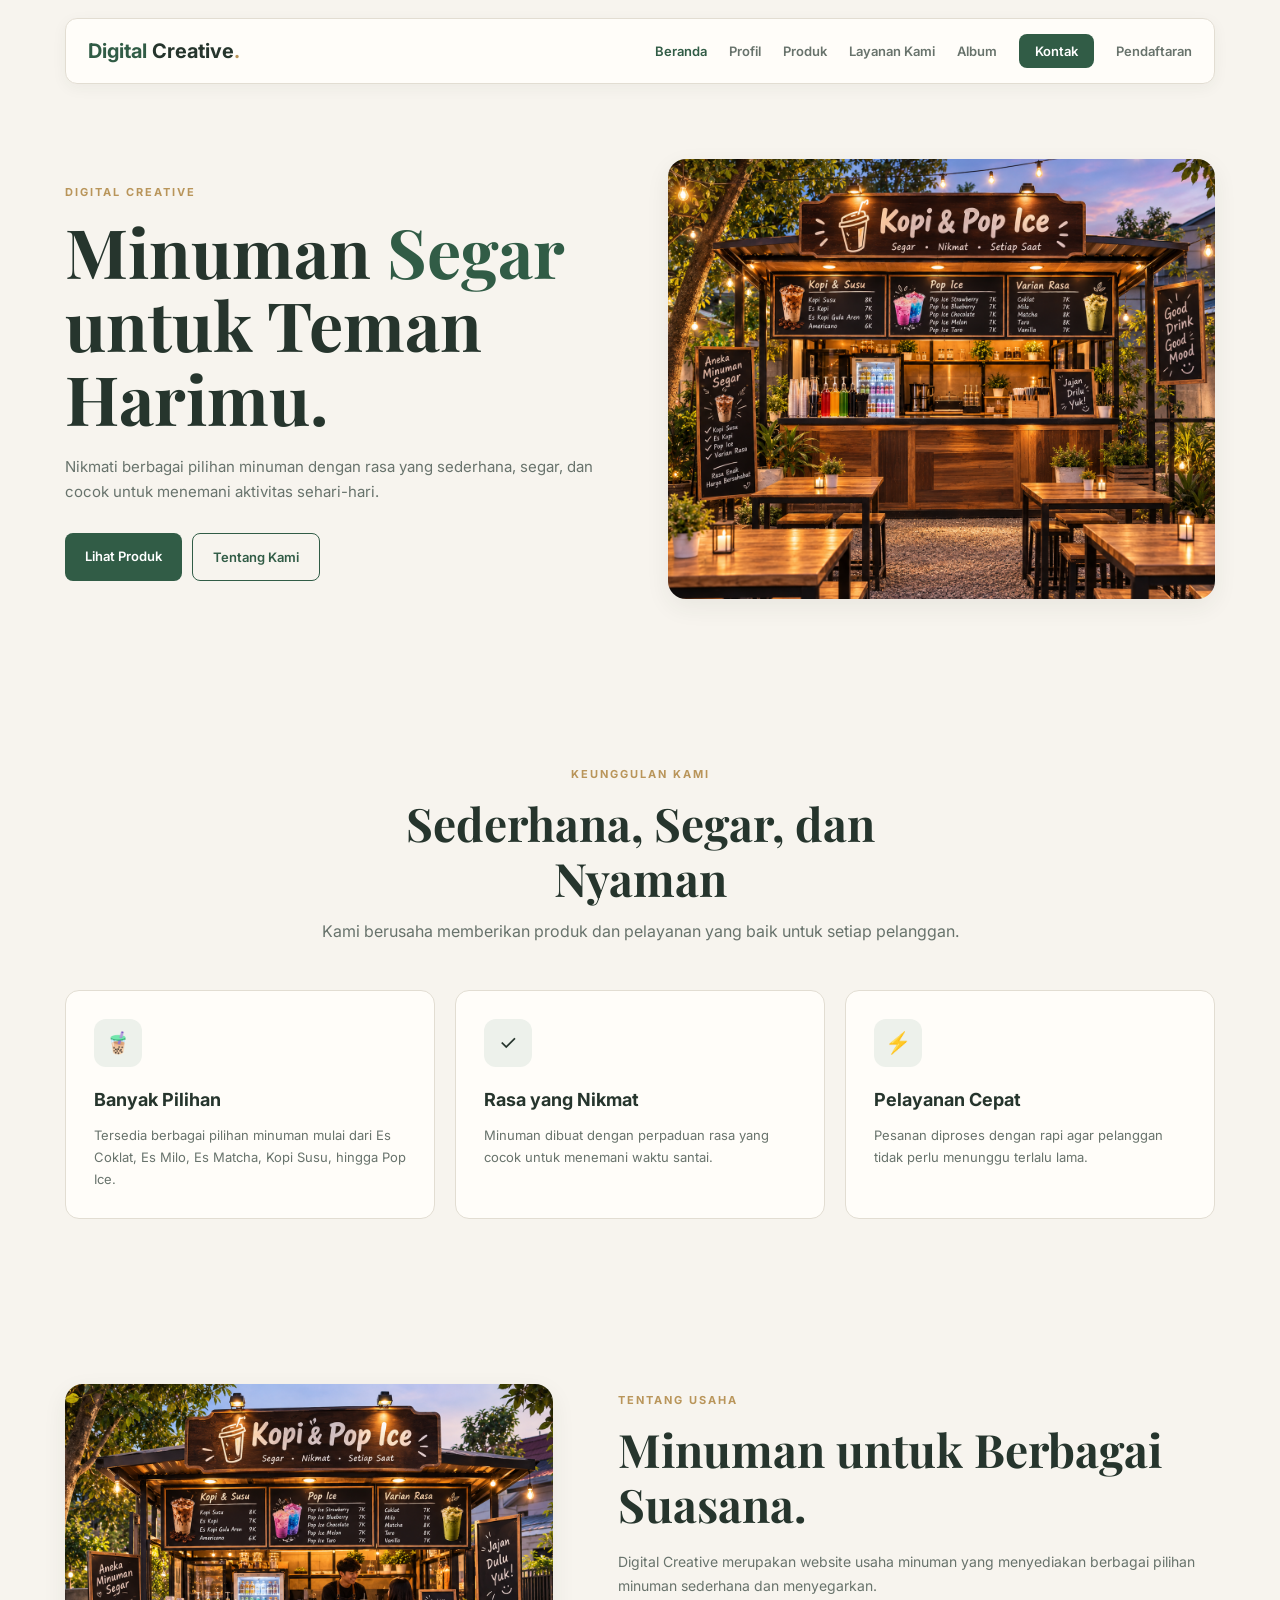
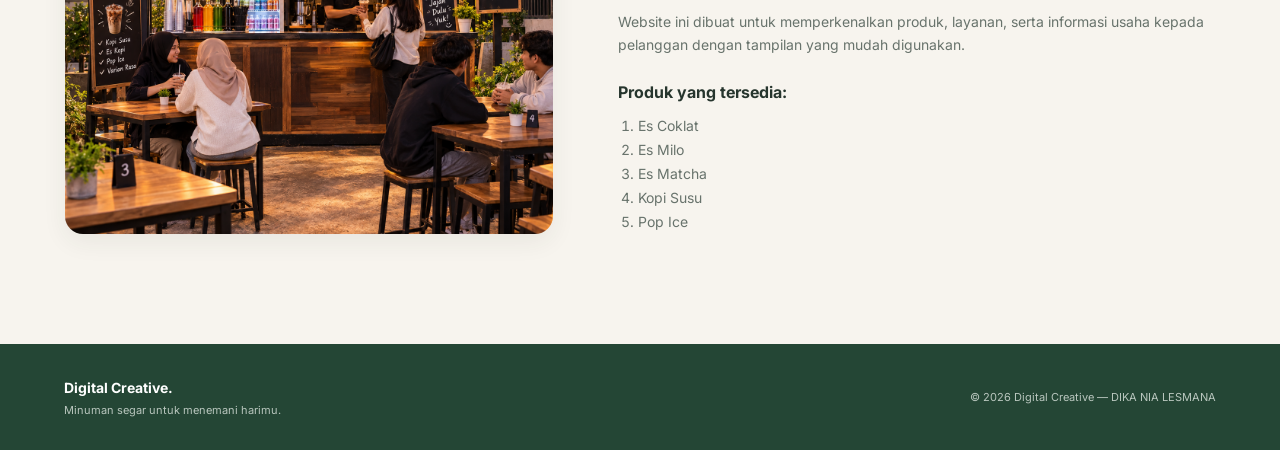
<file: index.html>
<!DOCTYPE html>
<html lang="id">

<head>
    <meta charset="UTF-8">
    <meta name="viewport" content="width=device-width, initial-scale=1.0">

    <title>Digital Creative | Beranda</title>

    <link rel="stylesheet" href="style.css">
</head>

<body>

    <!-- NAVBAR -->
    <header class="navbar">

        <div class="logo">
            <span>Digital</span> Creative<b>.</b>
        </div>

        <nav>
            <ul class="menu">

                <li>
                    <a href="index.html" class="active">Beranda</a>
                </li>

                <li>
                    <a href="profil.html">Profil</a>
                </li>

                <li>
                    <a href="produk.html">Produk</a>
                </li>

                <li>
                    <a href="layanankami.html" class="layanankami">Layanan Kami</a>
                </li>

                <li>
                    <a href="album.html">Album</a>
                </li>

                <li>
                    <a href="kontak.html" class="contact">Kontak</a>
                </li>

                <li>
                    <a href="pendaftaran.html">Pendaftaran</a>
                </li>

            </ul>
        </nav>

    </header>


    <!-- HERO -->
    <section class="hero">

        <div>

            <span class="eyebrow">
                DIGITAL CREATIVE
            </span>

            <h1>
                Minuman
                <span>Segar</span>
                untuk Teman Harimu.
            </h1>

            <p>
                Nikmati berbagai pilihan minuman dengan rasa
                yang sederhana, segar, dan cocok untuk menemani
                aktivitas sehari-hari.
            </p>

            <div class="buttons">

                <a href="produk.html" class="btn">
                    Lihat Produk
                </a>

                <a href="profil.html" class="btn btn-outline">
                    Tentang Kami
                </a>

            </div>

        </div>


        <div class="hero-image">

            <img
                src="tampilan1.png"
                alt="Digital Creative"
            >

        </div>

    </section>


    <!-- LAYANAN -->
    <section class="section">

        <div class="section-header">

            <span class="eyebrow">
                KEUNGGULAN KAMI
            </span>

            <h2>
                Sederhana, Segar, dan Nyaman
            </h2>

            <p>
                Kami berusaha memberikan produk dan pelayanan
                yang baik untuk setiap pelanggan.
            </p>

        </div>


        <div class="cards">

            <div class="card">

                <div class="icon">
                    🧋
                </div>

                <h3>
                    Banyak Pilihan
                </h3>

                <p>
                    Tersedia berbagai pilihan minuman mulai dari
                    Es Coklat, Es Milo, Es Matcha, Kopi Susu,
                    hingga Pop Ice.
                </p>

            </div>


            <div class="card">

                <div class="icon">
                    ✓
                </div>

                <h3>
                    Rasa yang Nikmat
                </h3>

                <p>
                    Minuman dibuat dengan perpaduan rasa yang
                    cocok untuk menemani waktu santai.
                </p>

            </div>


            <div class="card">

                <div class="icon">
                    ⚡
                </div>

                <h3>
                    Pelayanan Cepat
                </h3>

                <p>
                    Pesanan diproses dengan rapi agar pelanggan
                    tidak perlu menunggu terlalu lama.
                </p>

            </div>

        </div>

    </section>


    <!-- ABOUT -->
    <section class="about">

        <div class="about-image">

            <img
                src="tampilan2.png"
                alt="Usaha Digital Creative"
            >

        </div>


        <div class="about-text">

            <span class="eyebrow">
                TENTANG USAHA
            </span>

            <h2>
                Minuman untuk
                Berbagai Suasana.
            </h2>

            <p>
                Digital Creative merupakan website usaha minuman
                yang menyediakan berbagai pilihan minuman sederhana
                dan menyegarkan.
            </p>

            <p>
                Website ini dibuat untuk memperkenalkan produk,
                layanan, serta informasi usaha kepada pelanggan
                dengan tampilan yang mudah digunakan.
            </p>

            <strong>
                Produk yang tersedia:
            </strong>

            <ol>
                <li>Es Coklat</li>
                <li>Es Milo</li>
                <li>Es Matcha</li>
                <li>Kopi Susu</li>
                <li>Pop Ice</li>
            </ol>

        </div>

    </section>


    <!-- FOOTER -->
    <footer>

        <div>
            <strong>Digital Creative.</strong>

            <p>
                Minuman segar untuk menemani harimu.
            </p>
        </div>

        <p>
            © 2026 Digital Creative — DIKA NIA LESMANA
        </p>

    </footer>

</body>
</html>
</file>
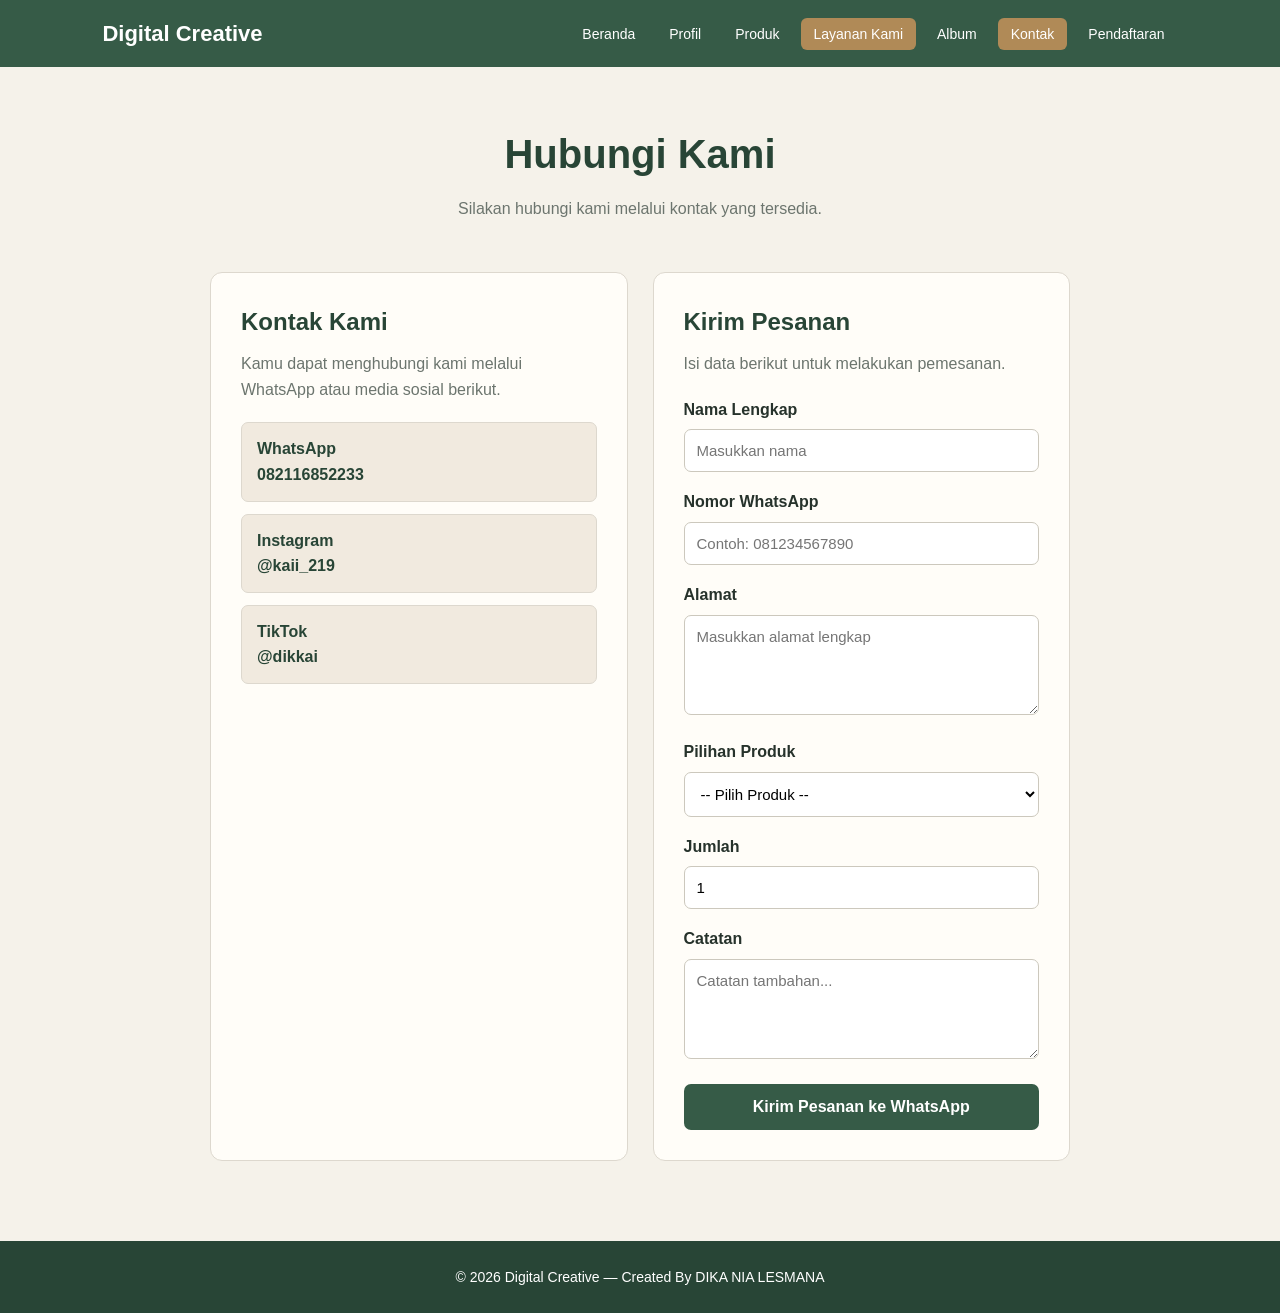
<file: kontak.html>
<!DOCTYPE html>
<html lang="id">

<head>
    <meta charset="UTF-8">
    <meta name="viewport" content="width=device-width, initial-scale=1.0">

    <title>Kontak | Digital Creative</title>

    <style>
        * {
            margin: 0;
            padding: 0;
            box-sizing: border-box;
        }

        body {
            font-family: Arial, "Segoe UI", sans-serif;
            background: #f5f2ea;
            color: #26322b;
            line-height: 1.6;
        }

        /* NAVBAR */
        .navbar {
            background: #365b47;
            padding: 16px 8%;
            display: flex;
            justify-content: space-between;
            align-items: center;
            gap: 20px;
        }

        .logo {
            color: white;
            text-decoration: none;
            font-size: 22px;
            font-weight: bold;
        }

        .nav-links {
            display: flex;
            flex-wrap: wrap;
            gap: 8px;
            list-style: none;
        }

        .nav-links a {
            color: white;
            text-decoration: none;
            padding: 8px 13px;
            border-radius: 6px;
            font-size: 14px;
        }

        .nav-links a:hover,
        .nav-links a.active {
            background: #b08a57;
        }

        /* HEADER */
        .header {
            text-align: center;
            padding: 55px 20px 30px;
        }

        .header h1 {
            color: #284536;
            font-size: 40px;
            margin-bottom: 10px;
        }

        .header p {
            color: #6c756e;
        }

        /* KONTAK */
        .kontak {
            max-width: 900px;
            margin: auto;
            padding: 20px;
        }

        .kontak-container {
            display: grid;
            grid-template-columns: 1fr 1fr;
            gap: 25px;
        }

        .card {
            background: #fffdf8;
            border: 1px solid #ddd8ce;
            border-radius: 12px;
            padding: 30px;
        }

        .card h2 {
            color: #284536;
            margin-bottom: 10px;
        }

        .card p {
            color: #6c756e;
            margin-bottom: 20px;
        }

        /* SOSIAL MEDIA */
        .sosial {
            display: flex;
            flex-direction: column;
            gap: 12px;
        }

        .sosial a {
            display: block;
            padding: 13px 15px;

            background: #f1eadf;
            color: #284536;

            text-decoration: none;
            font-weight: bold;

            border-radius: 7px;
            border: 1px solid #ddd8ce;
        }

        .sosial a:hover {
            background: #365b47;
            color: white;
        }

        /* FORM */
        .form-group {
            margin-bottom: 17px;
        }

        .form-group label {
            display: block;
            font-weight: bold;
            margin-bottom: 7px;
        }

        .form-group input,
        .form-group textarea,
        .form-group select {
            width: 100%;
            padding: 12px;

            border: 1px solid #ccc8bd;
            border-radius: 7px;

            background: white;
            font-family: Arial, sans-serif;
            font-size: 15px;
        }

        .form-group textarea {
            height: 100px;
            resize: vertical;
        }

        .btn-kirim {
            width: 100%;
            padding: 14px;

            border: none;
            border-radius: 7px;

            background: #365b47;
            color: white;

            font-size: 16px;
            font-weight: bold;

            cursor: pointer;
        }

        .btn-kirim:hover {
            background: #284536;
        }

        /* FOOTER */
        footer {
            background: #284536;
            color: white;
            text-align: center;
            padding: 25px 15px;
            margin-top: 60px;
        }

        footer p {
            font-size: 14px;
        }

        /* RESPONSIVE */
        @media (max-width: 700px) {
            .navbar {
                flex-direction: column;
                align-items: flex-start;
            }

            .nav-links {
                width: 100%;
            }

            .kontak-container {
                grid-template-columns: 1fr;
            }

            .header h1 {
                font-size: 32px;
            }

            .card {
                padding: 22px;
            }
        }
    </style>
</head>


<body>

    <!-- NAVBAR -->
    <nav class="navbar">

        <a href="index.html" class="logo">
            Digital Creative
        </a>

        <ul class="nav-links">

            <li>
                <a href="index.html">Beranda</a>
            </li>

            <li>
                <a href="profil.html">Profil</a>
            </li>

            <li>
                <a href="produk.html">Produk</a>
            </li>

            <li>
                <a href="layanankami.html" class="active">
                    Layanan Kami
                </a>
            </li>

            <li>
                <a href="album.html">Album</a>
            </li>

            <li>
                <a href="kontak.html" class="active">Kontak</a>
            </li>

            <li>
                <a href="pendaftaran.html">Pendaftaran</a>
            </li>

        </ul>

    </nav>


    <!-- HEADER -->
    <header class="header">

        <h1>
            Hubungi Kami
        </h1>

        <p>
            Silakan hubungi kami melalui kontak yang tersedia.
        </p>

    </header>


    <!-- KONTEN KONTAK -->
    <main class="kontak">

        <div class="kontak-container">


            <!-- INFORMASI KONTAK -->
            <div class="card">

                <h2>
                    Kontak Kami
                </h2>

                <p>
                    Kamu dapat menghubungi kami melalui
                    WhatsApp atau media sosial berikut.
                </p>


                <div class="sosial">

                    <!-- WHATSAPP -->
                    <a
                        href="https://wa.me/6282116852233"
                        target="_blank"
                    >
                        WhatsApp
                        <br>
                        082116852233
                    </a>


                    <!-- INSTAGRAM -->
                    <a
                        href="https://www.instagram.com/kaii_219/"
                        target="_blank"
                    >
                        Instagram
                        <br>
                        @kaii_219
                    </a>


                    <!-- TIKTOK -->
                    <a
                        href="https://www.tiktok.com/@dikkai"
                        target="_blank"
                    >
                        TikTok
                        <br>
                        @dikkai
                    </a>

                </div>

            </div>


            <!-- FORM PESAN -->
            <div class="card">

                <h2>
                    Kirim Pesanan
                </h2>

                <p>
                    Isi data berikut untuk melakukan pemesanan.
                </p>


                <form id="formPesanan">


                    <!-- NAMA -->
                    <div class="form-group">

                        <label for="nama">
                            Nama Lengkap
                        </label>

                        <input
                            type="text"
                            id="nama"
                            placeholder="Masukkan nama"
                            required
                        >

                    </div>


                    <!-- NOMOR -->
                    <div class="form-group">

                        <label for="nomor">
                            Nomor WhatsApp
                        </label>

                        <input
                            type="tel"
                            id="nomor"
                            placeholder="Contoh: 081234567890"
                            required
                        >

                    </div>


                    <!-- ALAMAT -->
                    <div class="form-group">

                        <label for="alamat">
                            Alamat
                        </label>

                        <textarea
                            id="alamat"
                            placeholder="Masukkan alamat lengkap"
                            required
                        ></textarea>

                    </div>


                    <!-- PRODUK -->
                    <div class="form-group">

                        <label for="produk">
                            Pilihan Produk
                        </label>

                        <select id="produk" required>

                            <option value="">
                                -- Pilih Produk --
                            </option>

                            <option value="Es Coklat">
                                Es Coklat - Rp8.000
                            </option>

                            <option value="Es Milo">
                                Es Milo - Rp8.000
                            </option>

                            <option value="Es Matcha">
                                Es Matcha - Rp10.000
                            </option>

                            <option value="Kopi Susu">
                                Kopi Susu - Rp10.000
                            </option>

                            <option value="Pop Ice">
                                Pop Ice - Rp7.000
                            </option>

                        </select>

                    </div>


                    <!-- JUMLAH -->
                    <div class="form-group">

                        <label for="jumlah">
                            Jumlah
                        </label>

                        <input
                            type="number"
                            id="jumlah"
                            min="1"
                            value="1"
                            required
                        >

                    </div>


                    <!-- CATATAN -->
                    <div class="form-group">

                        <label for="catatan">
                            Catatan
                        </label>

                        <textarea
                            id="catatan"
                            placeholder="Catatan tambahan..."
                        ></textarea>

                    </div>


                    <!-- TOMBOL -->
                    <button
                        type="submit"
                        class="btn-kirim"
                    >
                        Kirim Pesanan ke WhatsApp
                    </button>

                </form>

            </div>

        </div>

    </main>


    <!-- FOOTER -->
    <footer>

        <p>
            © 2026 Digital Creative — Created By DIKA NIA LESMANA
        </p>

    </footer>


    <!-- JAVASCRIPT -->
    <script>

        /* PRODUK DARI LINK */

        const urlParams =
            new URLSearchParams(window.location.search);

        const produkDariURL =
            urlParams.get("produk");


        if (produkDariURL) {

            const pilihanProduk =
                document.getElementById("produk");

            for (
                let i = 0;
                i < pilihanProduk.options.length;
                i++
            ) {

                if (
                    pilihanProduk.options[i].value === produkDariURL
                ) {

                    pilihanProduk.selectedIndex = i;

                    break;
                }
            }
        }


        /* FORM PESANAN */

        document
            .getElementById("formPesanan")
            .addEventListener("submit", function(event) {

                event.preventDefault();


                const nama =
                    document.getElementById("nama").value;

                const nomor =
                    document.getElementById("nomor").value;

                const alamat =
                    document.getElementById("alamat").value;

                const produk =
                    document.getElementById("produk").value;

                const jumlah =
                    document.getElementById("jumlah").value;

                const catatan =
                    document.getElementById("catatan").value;


                /* NOMOR WA TUJUAN */

                const nomorTujuan =
                    "6282116852233";


                /* PESAN */

                const pesan =
                    "Halo, saya ingin melakukan pemesanan." +
                    "\n\n" +
                    "Nama: " + nama +
                    "\n" +
                    "Nomor WhatsApp: " + nomor +
                    "\n" +
                    "Alamat: " + alamat +
                    "\n" +
                    "Produk: " + produk +
                    "\n" +
                    "Jumlah: " + jumlah +
                    "\n" +
                    "Catatan: " + catatan;


                /* LINK WHATSAPP */

                const linkWhatsApp =
                    "https://wa.me/" +
                    nomorTujuan +
                    "?text=" +
                    encodeURIComponent(pesan);


                /* BUKA WHATSAPP */

                window.location.href =
                    linkWhatsApp;

            });

    </script>

</body>

</html>
</file>
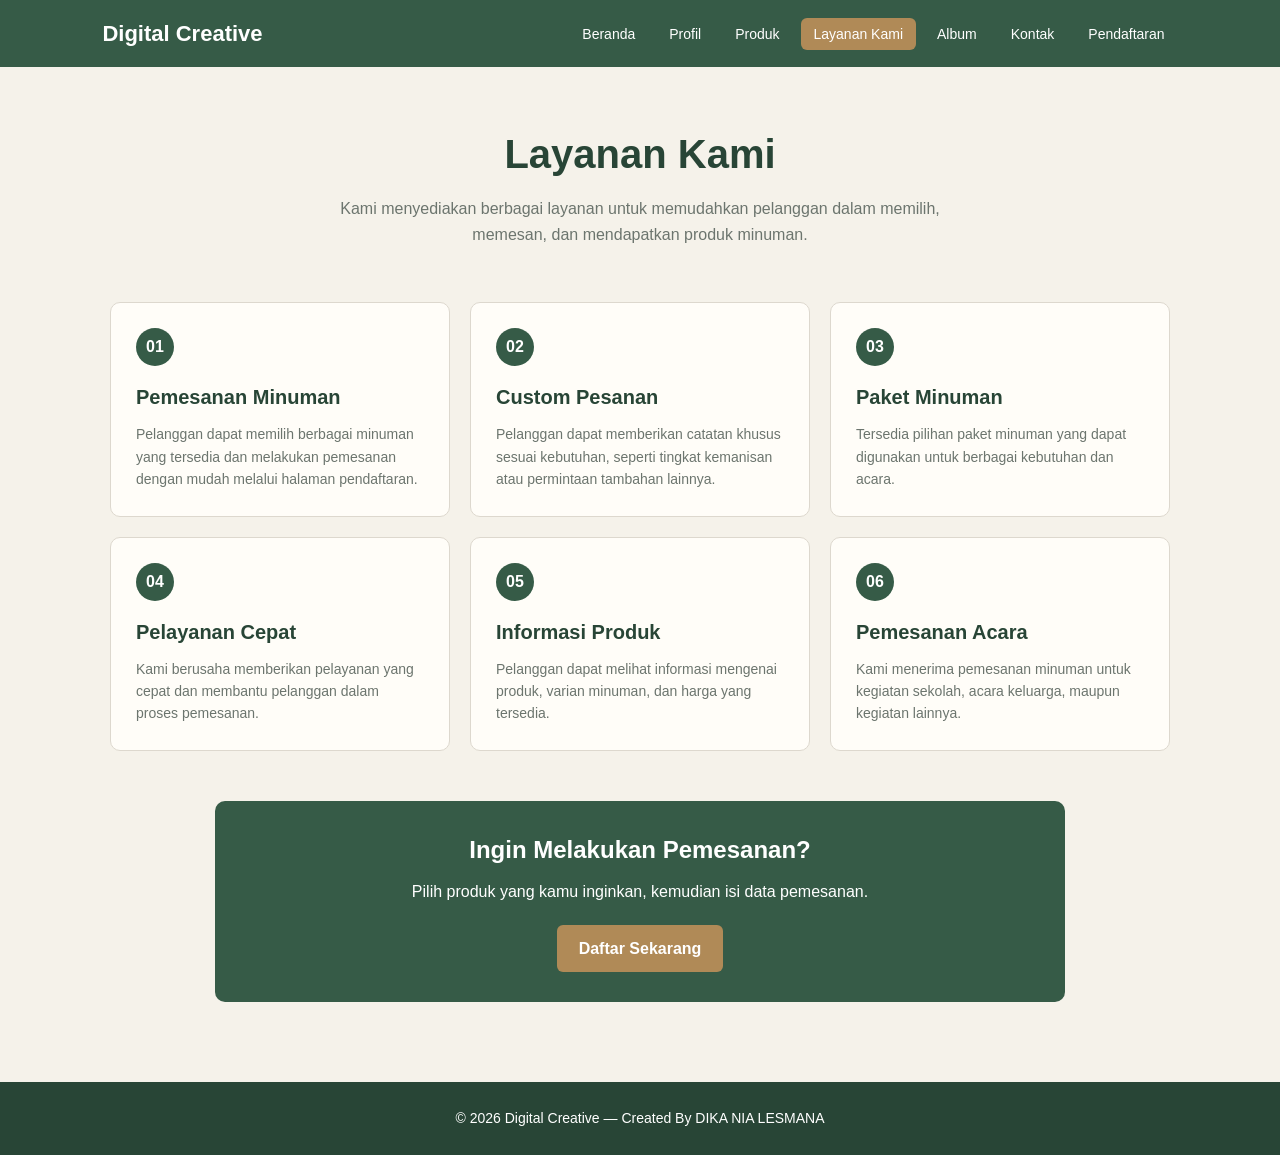
<file: layanan.html>
<!DOCTYPE html>
<html lang="id">

<head>
    <meta charset="UTF-8">
    <meta name="viewport" content="width=device-width, initial-scale=1.0">

    <title>Layanan Kami | Digital Creative</title>

    <style>
        * {
            margin: 0;
            padding: 0;
            box-sizing: border-box;
        }

        body {
            font-family: Arial, "Segoe UI", sans-serif;
            background: #f5f2ea;
            color: #26322b;
            line-height: 1.6;
        }

        /* NAVBAR */
        .navbar {
            background: #365b47;
            padding: 16px 8%;

            display: flex;
            justify-content: space-between;
            align-items: center;

            gap: 20px;
        }

        .logo {
            color: white;
            text-decoration: none;
            font-size: 22px;
            font-weight: bold;
        }

        .nav-links {
            display: flex;
            flex-wrap: wrap;
            gap: 8px;
            list-style: none;
        }

        .nav-links a {
            color: white;
            text-decoration: none;

            padding: 8px 13px;

            border-radius: 6px;

            font-size: 14px;
        }

        .nav-links a:hover,
        .nav-links a.active {
            background: #b08a57;
        }

        /* HEADER */
        .header {
            text-align: center;
            padding: 55px 20px 35px;
        }

        .header h1 {
            color: #284536;
            font-size: 40px;
            margin-bottom: 10px;
        }

        .header p {
            color: #6c756e;
            max-width: 650px;
            margin: auto;
        }

        /* LAYANAN */
        .layanan {
            max-width: 1100px;
            margin: auto;
            padding: 20px;
        }

        .layanan-grid {
            display: grid;

            grid-template-columns:
                repeat(3, 1fr);

            gap: 20px;
        }

        .layanan-card {
            background: #fffdf8;

            border: 1px solid #ddd8ce;

            border-radius: 10px;

            padding: 25px;

            transition: 0.2s;
        }

        .layanan-card:hover {
            transform: translateY(-4px);

            border-color: #b08a57;
        }

        .nomor {
            display: inline-block;

            width: 38px;
            height: 38px;

            line-height: 38px;

            text-align: center;

            background: #365b47;

            color: white;

            border-radius: 50%;

            font-weight: bold;

            margin-bottom: 15px;
        }

        .layanan-card h2 {
            color: #284536;

            font-size: 20px;

            margin-bottom: 10px;
        }

        .layanan-card p {
            color: #6c756e;

            font-size: 14px;
        }

        /* AJAKAN */
        .pesan {
            max-width: 850px;

            margin: 50px auto 0;

            padding: 30px;

            background: #365b47;

            color: white;

            text-align: center;

            border-radius: 10px;
        }

        .pesan h2 {
            margin-bottom: 10px;
        }

        .pesan p {
            margin-bottom: 20px;
        }

        .btn {
            display: inline-block;

            padding: 11px 22px;

            background: #b08a57;

            color: white;

            text-decoration: none;

            border-radius: 6px;

            font-weight: bold;
        }

        .btn:hover {
            background: #987443;
        }

        /* FOOTER */
        footer {
            background: #284536;

            color: white;

            text-align: center;

            padding: 25px 15px;

            margin-top: 60px;
        }

        footer p {
            font-size: 14px;
        }

        /* RESPONSIVE */
        @media (max-width: 850px) {

            .layanan-grid {
                grid-template-columns:
                    repeat(2, 1fr);
            }

        }

        @media (max-width: 600px) {

            .navbar {
                flex-direction: column;
                align-items: flex-start;
            }

            .nav-links {
                width: 100%;
            }

            .header h1 {
                font-size: 32px;
            }

            .layanan-grid {
                grid-template-columns: 1fr;
            }

        }
    </style>
</head>


<body>

    <!-- NAVBAR -->

    <nav class="navbar">

        <a href="index.html" class="logo">
            Digital Creative
        </a>

        <ul class="nav-links">

            <li>
                <a href="index.html">
                    Beranda
                </a>
            </li>

            <li>
                <a href="profil.html">
                    Profil
                </a>
            </li>

            <li>
                <a href="produk.html">
                    Produk
                </a>
            </li>

            <li>
                <a href="layanankami.html" class="active">
                    Layanan Kami
                </a>
            </li>

            <li>
                <a href="album.html">
                    Album
                </a>
            </li>

            <li>
                <a href="kontak.html">
                    Kontak
                </a>
            </li>

            <li>
                <a href="pendaftaran.html">
                    Pendaftaran
                </a>
            </li>

        </ul>

    </nav>


    <!-- HEADER -->

    <header class="header">

        <h1>
            Layanan Kami
        </h1>

        <p>
            Kami menyediakan berbagai layanan untuk
            memudahkan pelanggan dalam memilih,
            memesan, dan mendapatkan produk minuman.
        </p>

    </header>


    <!-- DAFTAR LAYANAN -->

    <main class="layanan">

        <div class="layanan-grid">


            <!-- LAYANAN 1 -->

            <div class="layanan-card">

                <span class="nomor">
                    01
                </span>

                <h2>
                    Pemesanan Minuman
                </h2>

                <p>
                    Pelanggan dapat memilih berbagai
                    minuman yang tersedia dan melakukan
                    pemesanan dengan mudah melalui
                    halaman pendaftaran.
                </p>

            </div>


            <!-- LAYANAN 2 -->

            <div class="layanan-card">

                <span class="nomor">
                    02
                </span>

                <h2>
                    Custom Pesanan
                </h2>

                <p>
                    Pelanggan dapat memberikan catatan
                    khusus sesuai kebutuhan, seperti
                    tingkat kemanisan atau permintaan
                    tambahan lainnya.
                </p>

            </div>


            <!-- LAYANAN 3 -->

            <div class="layanan-card">

                <span class="nomor">
                    03
                </span>

                <h2>
                    Paket Minuman
                </h2>

                <p>
                    Tersedia pilihan paket minuman
                    yang dapat digunakan untuk berbagai
                    kebutuhan dan acara.
                </p>

            </div>


            <!-- LAYANAN 4 -->

            <div class="layanan-card">

                <span class="nomor">
                    04
                </span>

                <h2>
                    Pelayanan Cepat
                </h2>

                <p>
                    Kami berusaha memberikan pelayanan
                    yang cepat dan membantu pelanggan
                    dalam proses pemesanan.
                </p>

            </div>


            <!-- LAYANAN 5 -->

            <div class="layanan-card">

                <span class="nomor">
                    05
                </span>

                <h2>
                    Informasi Produk
                </h2>

                <p>
                    Pelanggan dapat melihat informasi
                    mengenai produk, varian minuman,
                    dan harga yang tersedia.
                </p>

            </div>


            <!-- LAYANAN 6 -->

            <div class="layanan-card">

                <span class="nomor">
                    06
                </span>

                <h2>
                    Pemesanan Acara
                </h2>

                <p>
                    Kami menerima pemesanan minuman
                    untuk kegiatan sekolah, acara keluarga,
                    maupun kegiatan lainnya.
                </p>

            </div>

        </div>


        <!-- AJAKAN -->

        <div class="pesan">

            <h2>
                Ingin Melakukan Pemesanan?
            </h2>

            <p>
                Pilih produk yang kamu inginkan,
                kemudian isi data pemesanan.
            </p>

            <a
                href="pendaftaran.html"
                class="btn"
            >
                Daftar Sekarang
            </a>

        </div>

    </main>


    <!-- FOOTER -->

    <footer>

        <p>
            © 2026 Digital Creative —
            Created By DIKA NIA LESMANA
        </p>

    </footer>

</body>

</html>
</file>
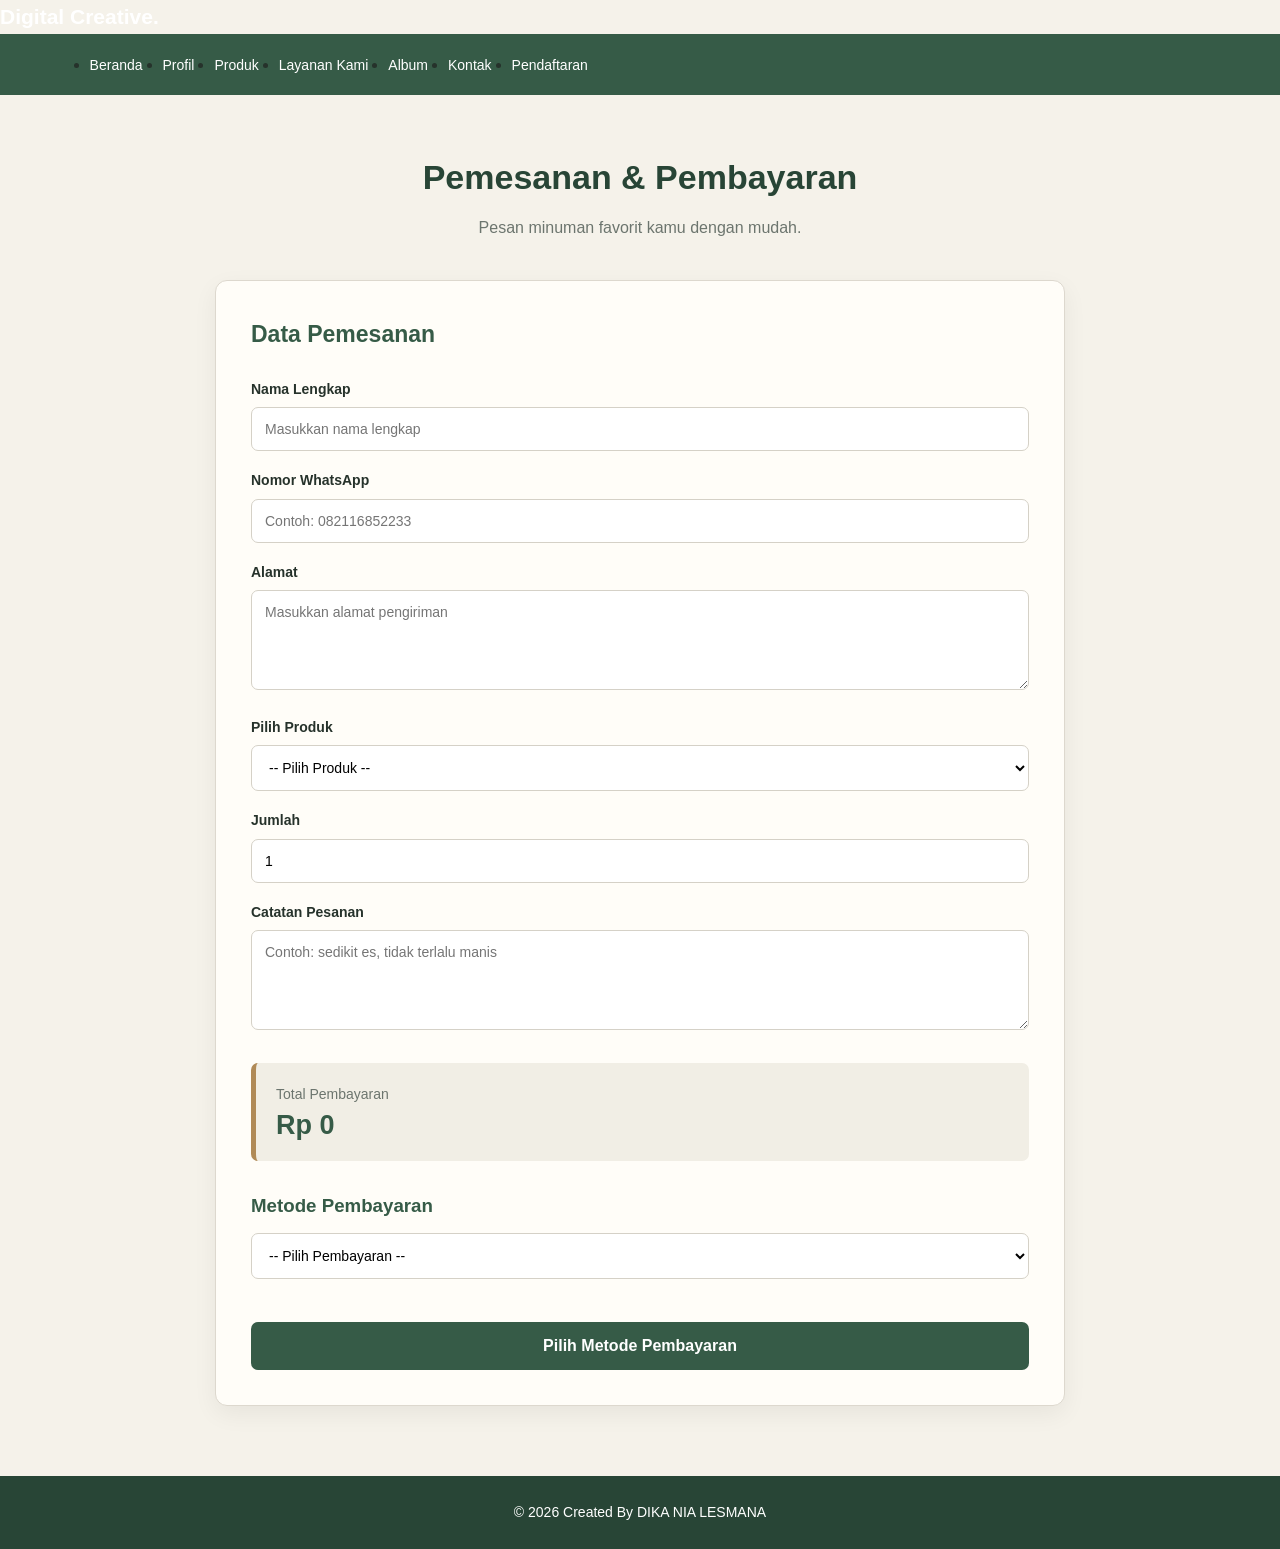
<file: pendaftaran.html>
<!DOCTYPE html>
<html lang="id">
<head>
    <meta charset="UTF-8">
    <meta name="viewport" content="width=device-width, initial-scale=1.0">

    <title>Pendaftaran & Pembayaran | Digital Creative</title>

    <style>
        * {
            box-sizing: border-box;
            margin: 0;
            padding: 0;
        }

        body {
            font-family: Arial, "Segoe UI", sans-serif;
            background: #f5f2ea;
            color: #26322b;
            line-height: 1.6;
        }

        /* NAVBAR */
        nav {
            background: #365b47;
            padding: 18px 7%;
            display: flex;
            align-items: center;
            justify-content: space-between;
            gap: 20px;
        }

        .logo {
            color: white;
            font-size: 21px;
            font-weight: bold;
            text-decoration: none;
        }

        .menu {
            display: flex;
            flex-wrap: wrap;
            gap: 20px;
        }

        .menu a {
            color: white;
            text-decoration: none;
            font-size: 14px;
        }

        .menu a:hover {
            color: #e5c58e;
        }

        /* HEADER */
        .header {
            text-align: center;
            padding: 55px 20px 30px;
        }

        .header h1 {
            font-size: 34px;
            color: #284536;
            margin-bottom: 10px;
        }

        .header p {
            color: #6c756e;
        }

        /* CHECKOUT */
        .checkout {
            width: 92%;
            max-width: 850px;
            margin: 10px auto 70px;
            background: #fffdf8;
            border: 1px solid #ddd8ce;
            border-radius: 12px;
            padding: 35px;
            box-shadow: 0 8px 25px rgba(0,0,0,0.06);
        }

        .checkout h2 {
            color: #365b47;
            margin-bottom: 25px;
            font-size: 23px;
        }

        .form-group {
            margin-bottom: 18px;
        }

        label {
            display: block;
            margin-bottom: 7px;
            font-weight: bold;
            font-size: 14px;
        }

        input,
        select,
        textarea {
            width: 100%;
            padding: 13px;
            border: 1px solid #d5d1c7;
            border-radius: 7px;
            background: white;
            font-family: inherit;
            font-size: 14px;
            outline: none;
        }

        input:focus,
        select:focus,
        textarea:focus {
            border-color: #365b47;
        }

        textarea {
            min-height: 100px;
            resize: vertical;
        }

        /* TOTAL */
        .total-box {
            margin-top: 25px;
            padding: 20px;
            background: #f1eee5;
            border-left: 5px solid #b08a57;
            border-radius: 7px;
        }

        .total-label {
            color: #6c756e;
            font-size: 14px;
        }

        #total {
            margin-top: 5px;
            font-size: 27px;
            font-weight: bold;
            color: #365b47;
            border: none;
            background: transparent;
            padding: 0;
        }

        /* PAYMENT */
        .payment-section {
            margin-top: 30px;
        }

        .payment-section h3 {
            color: #365b47;
            margin-bottom: 12px;
        }

        .payment-info {
            display: none;
            margin-top: 15px;
            padding: 18px;
            background: #f1eee5;
            border-radius: 8px;
            font-size: 14px;
        }

        .payment-info strong {
            color: #284536;
        }

        /* BUTTON */
        .btn {
            width: 100%;
            border: none;
            padding: 15px;
            margin-top: 25px;
            background: #365b47;
            color: white;
            font-size: 16px;
            font-weight: bold;
            border-radius: 7px;
            cursor: pointer;
        }

        .btn:hover {
            background: #284536;
        }

        .btn-dana {
            background: #365b47;
        }

        .btn-dana:hover {
            background: #284536;
        }

        .btn-cod {
            background: #b08a57;
        }

        /* FOOTER */
        footer {
            background: #284536;
            color: white;
            text-align: center;
            padding: 25px 15px;
            font-size: 14px;
        }

        /* RESPONSIVE */
        @media (max-width: 700px) {

            nav {
                flex-direction: column;
                align-items: flex-start;
            }

            .menu {
                gap: 12px;
            }

            .header h1 {
                font-size: 28px;
            }

            .checkout {
                padding: 22px;
            }
        }
    </style>
</head>

<body>

<!-- NAVBAR -->
    <header class="navbar">

    <div class="logo">
        <span>Digital</span> Creative<b>.</b>
    </div>

    <nav>
        <ul class="menu">

            <li>
                <a href="index.html">Beranda</a>
            </li>

            <li>
                <a href="profil.html">Profil</a>
            </li>

            <li>
                <a href="produk.html">Produk</a>
            </li>

            <li>
                <a href="layanan.html">Layanan Kami</a>
            </li>

            <li>
                <a href="album.html">Album</a>
            </li>

            <li>
                <a href="kontak.html">Kontak</a>
            </li>

            <li>
                <a href="pendaftaran.html">Pendaftaran</a>
            </li>

        </ul>
    </nav>

</header>

<!-- =========================
     HEADER
========================= -->

<section class="header">

    <h1>Pemesanan & Pembayaran</h1>

    <p>
        Pesan minuman favorit kamu dengan mudah.
    </p>

</section>


<!-- =========================
     CHECKOUT
========================= -->

<section class="checkout">

    <h2>Data Pemesanan</h2>


    <!-- NAMA -->

    <div class="form-group">

        <label for="nama">
            Nama Lengkap
        </label>

        <input
            type="text"
            id="nama"
            placeholder="Masukkan nama lengkap"
        >

    </div>


    <!-- NOMOR -->

    <div class="form-group">

        <label for="nomor">
            Nomor WhatsApp
        </label>

        <input
            type="tel"
            id="nomor"
            placeholder="Contoh: 082116852233"
        >

    </div>


    <!-- ALAMAT -->

    <div class="form-group">

        <label for="alamat">
            Alamat
        </label>

        <textarea
            id="alamat"
            placeholder="Masukkan alamat pengiriman"
        ></textarea>

    </div>


    <!-- PRODUK -->

    <div class="form-group">

        <label for="produk">
            Pilih Produk
        </label>

        <select id="produk">

            <option value="">
                -- Pilih Produk --
            </option>

            <option value="Es Coklat">
                Es Coklat - Rp8.000
            </option>

            <option value="Es Milo">
                Es Milo - Rp8.000
            </option>

            <option value="Es Matcha">
                Es Matcha - Rp10.000
            </option>

            <option value="Kopi Susu">
                Kopi Susu - Rp10.000
            </option>

            <option value="Pop Ice">
                Pop Ice - Rp7.000
            </option>

        </select>

    </div>


    <!-- JUMLAH -->

    <div class="form-group">

        <label for="jumlah">
            Jumlah
        </label>

        <input
            type="number"
            id="jumlah"
            value="1"
            min="1"
            placeholder="Jumlah pesanan"
        >

    </div>


    <!-- CATATAN -->

    <div class="form-group">

        <label for="catatan">
            Catatan Pesanan
        </label>

        <textarea
            id="catatan"
            placeholder="Contoh: sedikit es, tidak terlalu manis"
        ></textarea>

    </div>


    <!-- TOTAL -->

    <div class="total-box">

        <div class="total-label">
            Total Pembayaran
        </div>

        <input
            type="text"
            id="total"
            value="Rp0"
            readonly
        >

    </div>


    <!-- =========================
         METODE PEMBAYARAN
    ========================= -->

    <div class="payment-section">

        <h3>Metode Pembayaran</h3>

        <div class="form-group">

            <select id="metodePembayaran">

                <option value="">
                    -- Pilih Pembayaran --
                </option>

                <option value="dana">
                    DANA
                </option>

                <option value="gopay">
                    GoPay
                </option>

                <option value="qris">
                    QRIS
                </option>

                <option value="cod">
                    COD
                </option>

            </select>

        </div>


        <!-- DANA -->

        <div
            class="payment-info"
            id="danaInfo"
        >

            <strong>Pembayaran DANA</strong>

            <br><br>

            Nomor DANA:

            <strong>
                082116852233
            </strong>

            <br><br>

            Setelah menekan tombol pembayaran,
            kamu akan diarahkan ke halaman pembayaran
            DANA apabila integrasi API sudah aktif.

        </div>


        <!-- GOPAY -->

        <div
            class="payment-info"
            id="gopayInfo"
        >

            <strong>Pembayaran GoPay</strong>

            <br><br>

            Nomor GoPay:

            <strong>
                082116852233
            </strong>

        </div>


        <!-- QRIS -->

        <div
            class="payment-info"
            id="qrisInfo"
        >

            <strong>Pembayaran QRIS</strong>

            <br><br>

            Silakan scan QRIS yang tersedia
            setelah pesanan dikonfirmasi.

        </div>


        <!-- COD -->

        <div
            class="payment-info"
            id="codInfo"
        >

            <strong>Cash On Delivery</strong>

            <br><br>

            Pembayaran dilakukan ketika pesanan
            diterima.

        </div>

    </div>


    <!-- =========================
         BUTTON
    ========================= -->

    <button
        type="button"
        class="btn btn-dana"
        id="bayarButton"
        onclick="prosesPembayaran()"
    >

        Pilih Metode Pembayaran

    </button>


</section>


<!-- =========================
     FOOTER
========================= -->

<footer>

    © 2026 Created By DIKA NIA LESMANA

</footer>


<!-- =========================
     JAVASCRIPT
========================= -->

<script>

    /* =========================
       HARGA PRODUK
    ========================= */

    const hargaProduk = {

        "Es Coklat": 8000,

        "Es Milo": 8000,

        "Es Matcha": 10000,

        "Kopi Susu": 10000,

        "Pop Ice": 7000

    };


    /* =========================
       ELEMENT
    ========================= */

    const produk =
        document.getElementById("produk");

    const jumlah =
        document.getElementById("jumlah");

    const total =
        document.getElementById("total");

    const metode =
        document.getElementById("metodePembayaran");

    const tombol =
        document.getElementById("bayarButton");


    /* =========================
       FORMAT RUPIAH
    ========================= */

    function formatRupiah(angka) {

        return new Intl.NumberFormat(
            "id-ID",
            {
                style: "currency",
                currency: "IDR",
                maximumFractionDigits: 0
            }
        ).format(angka);

    }


    /* =========================
       HITUNG TOTAL
    ========================= */

    function hitungTotal() {

        const namaProduk =
            produk.value;

        const qty =
            Number(jumlah.value) || 0;

        const harga =
            hargaProduk[namaProduk] || 0;

        const hasil =
            harga * qty;

        total.value =
            formatRupiah(hasil);

    }


    produk.addEventListener(
        "change",
        hitungTotal
    );


    jumlah.addEventListener(
        "input",
        hitungTotal
    );


    /* =========================
       PILIH PEMBAYARAN
    ========================= */

    metode.addEventListener(
        "change",
        function () {

            document.getElementById(
                "danaInfo"
            ).style.display = "none";

            document.getElementById(
                "gopayInfo"
            ).style.display = "none";

            document.getElementById(
                "qrisInfo"
            ).style.display = "none";

            document.getElementById(
                "codInfo"
            ).style.display = "none";


            if (this.value === "dana") {

                document.getElementById(
                    "danaInfo"
                ).style.display = "block";

                tombol.innerText =
                    "Bayar dengan DANA";

            }

            else if (this.value === "gopay") {

                document.getElementById(
                    "gopayInfo"
                ).style.display = "block";

                tombol.innerText =
                    "Bayar dengan GoPay";

            }

            else if (this.value === "qris") {

                document.getElementById(
                    "qrisInfo"
                ).style.display = "block";

                tombol.innerText =
                    "Lanjut ke QRIS";

            }

            else if (this.value === "cod") {

                document.getElementById(
                    "codInfo"
                ).style.display = "block";

                tombol.innerText =
                    "Pesan dengan COD";

            }

            else {

                tombol.innerText =
                    "Pilih Metode Pembayaran";

            }

        }
    );


    /* =========================
       PROSES PEMBAYARAN
    ========================= */

    async function prosesPembayaran() {

        const nama =
            document.getElementById(
                "nama"
            ).value.trim();

        const nomor =
            document.getElementById(
                "nomor"
            ).value.trim();

        const alamat =
            document.getElementById(
                "alamat"
            ).value.trim();

        const catatan =
            document.getElementById(
                "catatan"
            ).value.trim();

        const namaProduk =
            produk.value;

        const qty =
            Number(jumlah.value);

        const metodeBayar =
            metode.value;


        /* CEK DATA */

        if (
            !nama ||
            !nomor ||
            !alamat ||
            !namaProduk ||
            !qty ||
            !metodeBayar
        ) {

            alert(
                "Silakan lengkapi semua data pesanan."
            );

            return;

        }


        /* HITUNG TOTAL */

        const harga =
            hargaProduk[namaProduk];

        const jumlahTotal =
            harga * qty;


        /* =========================
           DANA
        ========================= */

        if (metodeBayar === "dana") {

            tombol.disabled = true;

            tombol.innerText =
                "Memproses pembayaran...";


            try {

                const response =
                    await fetch(
                        "/api/create-order",
                        {

                            method: "POST",

                            headers: {
                                "Content-Type":
                                    "application/json"
                            },

                            body: JSON.stringify({

                                nama: nama,

                                nomor: nomor,

                                alamat: alamat,

                                produk:
                                    namaProduk,

                                jumlah:
                                    qty,

                                catatan:
                                    catatan,

                                metode:
                                    "DANA",

                                total:
                                    jumlahTotal

                            })

                        }
                    );


                const data =
                    await response.json();


                /*
                 * Jika backend DANA sudah aktif,
                 * webRedirectUrl akan dikembalikan.
                 */

                if (
                    data.success &&
                    data.paymentUrl
                ) {

                    window.location.href =
                        data.paymentUrl;

                    return;

                }


                alert(
                    "Order berhasil dibuat.\n\n" +

                    "Nomor Order: " +
                    (data.orderId || "-") +

                    "\nTotal: " +
                    formatRupiah(
                        jumlahTotal
                    ) +

                    "\n\n" +

                    "Integrasi DANA belum diaktifkan."
                );


            }

            catch (error) {

                console.error(error);

                alert(
                    "Server pembayaran belum terhubung."
                );

            }


            tombol.disabled = false;

            tombol.innerText =
                "Bayar dengan DANA";

            return;

        }


        /* =========================
           GOPAY
        ========================= */

        if (metodeBayar === "gopay") {

            const pesan =
                `Halo, saya ingin memesan:%0A%0A` +

                `Nama: ${nama}%0A` +

                `Produk: ${namaProduk}%0A` +

                `Jumlah: ${qty}%0A` +

                `Total: ${formatRupiah(jumlahTotal)}%0A` +

                `Alamat: ${alamat}%0A` +

                `Catatan: ${catatan || "-"}`;


            window.open(
                "https://wa.me/6282116852233?text=" +
                pesan,
                "_blank"
            );

            return;

        }


        /* =========================
           QRIS
        ========================= */

        if (metodeBayar === "qris") {

            alert(
                "Pesanan kamu sebesar " +
                formatRupiah(jumlahTotal) +
                " akan menggunakan pembayaran QRIS."
            );

            window.location.href =
                "kontak.html";

            return;

        }


        /* =========================
           COD
        ========================= */

        if (metodeBayar === "cod") {

            const pesan =
                `Halo, saya ingin memesan dengan COD:%0A%0A` +

                `Nama: ${nama}%0A` +

                `Produk: ${namaProduk}%0A` +

                `Jumlah: ${qty}%0A` +

                `Total: ${formatRupiah(jumlahTotal)}%0A` +

                `Alamat: ${alamat}%0A` +

                `Catatan: ${catatan || "-"}`;


            window.open(
                "https://wa.me/6282116852233?text=" +
                pesan,
                "_blank"
            );

        }

    }


    /* =========================
       HITUNG AWAL
    ========================= */

    hitungTotal();

</script>

</body>
</html>
</file>
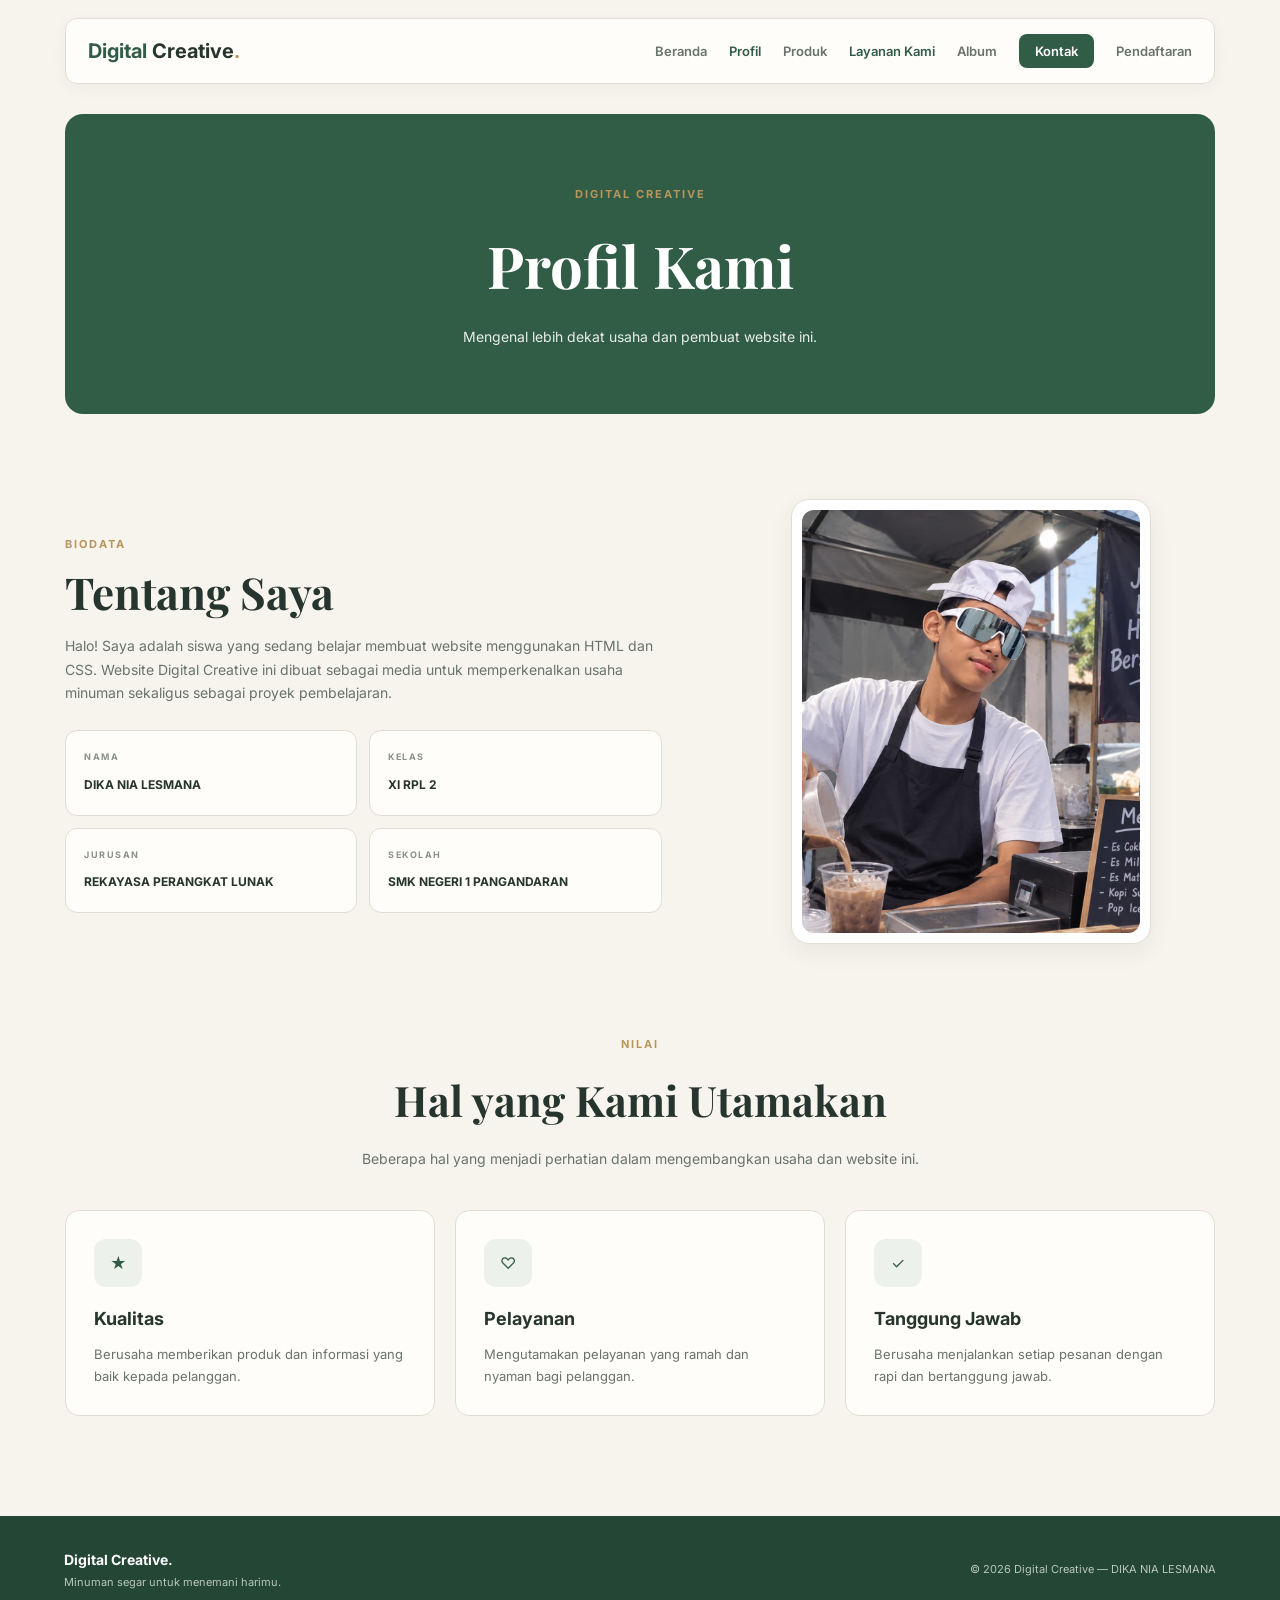
<file: profil.html>
<!DOCTYPE html>
<html lang="id">

<head>

    <meta charset="UTF-8">
    <meta name="viewport" content="width=device-width, initial-scale=1.0">

    <title>Profil | Digital Creative</title>

    <link rel="stylesheet" href="style.css">

</head>

<body>


    <!-- NAVBAR -->

    <header class="navbar">

        <div class="logo">
            <span>Digital</span> Creative<b>.</b>
        </div>

        <nav>

            <ul class="menu">

                <li>
                    <a href="index.html">Beranda</a>
                </li>

                <li>
                    <a href="profil.html" class="active">Profil</a>
                </li>

                <li>
                    <a href="produk.html">Produk</a>
                </li>

                <li>
                <a href="layanankami.html" class="active">
                    Layanan Kami
                </a>
            </li>

                <li>
                    <a href="album.html">Album</a>
                </li>

                <li>
                    <a href="kontak.html" class="contact">Kontak</a>
                </li>

                <li>
                    <a href="pendaftaran.html">Pendaftaran</a>
                </li>

            </ul>

        </nav>

    </header>


    <!-- HEADER -->

    <header class="page-header">

        <div>

            <span class="eyebrow">
                DIGITAL CREATIVE
            </span>

            <h1>
                Profil Kami
            </h1>

            <p>
                Mengenal lebih dekat usaha dan pembuat website ini.
            </p>

        </div>

    </header>


    <!-- BIODATA -->

    <section class="profile-content">

        <div>

            <span class="eyebrow">
                BIODATA
            </span>

            <h2>
                Tentang Saya
            </h2>

            <p class="description">
                Halo! Saya adalah siswa yang sedang belajar membuat
                website menggunakan HTML dan CSS. Website Digital
                Creative ini dibuat sebagai media untuk memperkenalkan
                usaha minuman sekaligus sebagai proyek pembelajaran.
            </p>


            <div class="biodata">

                <div class="bio-card">

                    <span class="bio-label">
                        NAMA
                    </span>

                    <span class="bio-value">
                        DIKA NIA LESMANA
                    </span>

                </div>


                <div class="bio-card">

                    <span class="bio-label">
                        KELAS
                    </span>

                    <span class="bio-value">
                        XI RPL 2
                    </span>

                </div>


                <div class="bio-card">

                    <span class="bio-label">
                        JURUSAN
                    </span>

                    <span class="bio-value">
                        REKAYASA PERANGKAT LUNAK
                    </span>

                </div>


                <div class="bio-card">

                    <span class="bio-label">
                        SEKOLAH
                    </span>

                    <span class="bio-value">
                        SMK NEGERI 1 PANGANDARAN
                    </span>

                </div>

            </div>

        </div>


        <div class="profile-photo">

            <div class="profile-card">

                <img
                    src="profil.jpeg"
                    alt="Foto Profil"
                >

            </div>

        </div>

    </section>


    <!-- NILAI -->

    <section class="values">

        <div class="values-header">

            <span class="eyebrow">
                NILAI
            </span>

            <h2>
                Hal yang Kami Utamakan
            </h2>

            <p>
                Beberapa hal yang menjadi perhatian dalam
                mengembangkan usaha dan website ini.
            </p>

        </div>


        <div class="value-grid">

            <div class="value-card">

                <div class="value-icon">
                    ★
                </div>

                <h3>
                    Kualitas
                </h3>

                <p>
                    Berusaha memberikan produk dan informasi
                    yang baik kepada pelanggan.
                </p>

            </div>


            <div class="value-card">

                <div class="value-icon">
                    ♡
                </div>

                <h3>
                    Pelayanan
                </h3>

                <p>
                    Mengutamakan pelayanan yang ramah dan
                    nyaman bagi pelanggan.
                </p>

            </div>


            <div class="value-card">

                <div class="value-icon">
                    ✓
                </div>

                <h3>
                    Tanggung Jawab
                </h3>

                <p>
                    Berusaha menjalankan setiap pesanan
                    dengan rapi dan bertanggung jawab.
                </p>

            </div>

        </div>

    </section>


    <!-- FOOTER -->

    <footer>

        <div>
            <strong>Digital Creative.</strong>

            <p>
                Minuman segar untuk menemani harimu.
            </p>
        </div>

        <p>
            © 2026 Digital Creative — DIKA NIA LESMANA
        </p>

    </footer>


</body>
</html>
</file>
<file: style.css>
@import url('https://fonts.googleapis.com/css2?family=Inter:wght@400;500;600;700&family=Playfair+Display:wght@600;700&display=swap');

/* =========================
   DASAR
========================= */

* {
    margin: 0;
    padding: 0;
    box-sizing: border-box;
}

html {
    scroll-behavior: smooth;
}

body {
    font-family: 'Inter', sans-serif;
    background: #f7f4ee;
    color: #26352d;
    line-height: 1.7;
}

a {
    text-decoration: none;
    color: inherit;
}

img {
    max-width: 100%;
    display: block;
}


/* =========================
   WARNA
========================= */

:root {
    --cream: #f7f4ee;
    --white: #fffdf9;
    --green: #315c46;
    --green-dark: #244635;
    --gold: #b9955a;
    --text: #26352d;
    --muted: #68736c;
    --border: #e2ddd2;
    --shadow: 0 8px 25px rgba(40, 55, 45, 0.07);
}


/* =========================
   NAVBAR
========================= */

.navbar {
    width: 92%;
    max-width: 1150px;
    margin: 18px auto 0;

    padding: 15px 22px;

    display: flex;
    justify-content: space-between;
    align-items: center;

    background: var(--white);

    border: 1px solid var(--border);
    border-radius: 12px;

    position: sticky;
    top: 12px;

    z-index: 100;

    box-shadow: 0 4px 15px rgba(40, 55, 45, 0.05);
}

.logo {
    font-size: 20px;
    font-weight: 700;
    white-space: nowrap;
}

.logo span {
    color: var(--green);
}

.logo b {
    color: var(--gold);
}

.menu {
    display: flex;
    align-items: center;
    gap: 22px;
    list-style: none;
}

.menu a {
    color: var(--muted);
    font-size: 13px;
    font-weight: 600;
    transition: 0.2s;
}

.menu a:hover,
.menu a.active {
    color: var(--green);
}

.menu .contact {
    background: var(--green);
    color: white;

    padding: 9px 16px;
    border-radius: 8px;
}

.menu .contact:hover {
    background: var(--green-dark);
    color: white;
}


/* =========================
   HERO
========================= */

.hero {
    width: 92%;
    max-width: 1150px;
    min-height: 590px;

    margin: auto;

    display: grid;
    grid-template-columns: 1fr 1fr;

    align-items: center;

    gap: 55px;
}

.eyebrow {
    display: inline-block;

    color: var(--gold);

    font-size: 11px;
    font-weight: 700;

    letter-spacing: 2px;

    margin-bottom: 12px;
}

.hero h1 {
    font-family: 'Playfair Display', serif;

    font-size: clamp(42px, 6vw, 68px);

    line-height: 1.08;

    margin-bottom: 20px;

    color: var(--text);
}

.hero h1 span {
    color: var(--green);
}

.hero p {
    max-width: 570px;

    color: var(--muted);

    font-size: 15px;

    margin-bottom: 28px;
}

.buttons {
    display: flex;
    gap: 10px;
    flex-wrap: wrap;
}

.btn {
    display: inline-block;

    padding: 12px 20px;

    border-radius: 8px;

    background: var(--green);

    color: white;

    font-size: 13px;
    font-weight: 600;

    transition: 0.2s;
}

.btn:hover {
    background: var(--green-dark);
    transform: translateY(-2px);
}

.btn-outline {
    background: transparent;

    color: var(--green);

    border: 1px solid var(--green);
}

.btn-outline:hover {
    background: var(--green);
    color: white;
}


/* =========================
   HERO IMAGE
========================= */

.hero-image img {
    width: 100%;
    height: 440px;

    object-fit: cover;

    border-radius: 18px;

    box-shadow: var(--shadow);
}


/* =========================
   SECTION
========================= */

.section {
    width: 92%;
    max-width: 1150px;

    margin: auto;

    padding: 85px 0;
}

.section-header {
    max-width: 650px;

    text-align: center;

    margin: 0 auto 45px;
}

.section h2 {
    font-family: 'Playfair Display', serif;

    font-size: clamp(32px, 4vw, 46px);

    line-height: 1.2;

    margin-bottom: 12px;
}

.section-header p {
    color: var(--muted);
}


/* =========================
   CARDS
========================= */

.cards {
    display: grid;

    grid-template-columns: repeat(3, 1fr);

    gap: 20px;
}

.card {
    background: var(--white);

    border: 1px solid var(--border);

    border-radius: 14px;

    padding: 28px;

    transition: 0.25s;
}

.card:hover {
    transform: translateY(-5px);
    box-shadow: var(--shadow);
}

.icon {
    width: 48px;
    height: 48px;

    display: grid;
    place-items: center;

    background: #edf1eb;

    border-radius: 12px;

    margin-bottom: 18px;

    font-size: 21px;
}

.card h3 {
    margin-bottom: 8px;

    font-size: 18px;
}

.card p {
    color: var(--muted);

    font-size: 13px;
}


/* =========================
   ABOUT
========================= */

.about {
    width: 92%;
    max-width: 1150px;

    margin: auto;

    padding: 80px 0 110px;

    display: grid;

    grid-template-columns: .9fr 1.1fr;

    gap: 65px;

    align-items: center;
}

.about-image img {
    width: 100%;
    height: 450px;

    object-fit: cover;

    border-radius: 18px;

    box-shadow: var(--shadow);
}

.about-text h2 {
    font-family: 'Playfair Display', serif;

    font-size: clamp(32px, 4vw, 46px);

    line-height: 1.2;

    margin-bottom: 18px;
}

.about-text p {
    color: var(--muted);

    margin-bottom: 12px;

    font-size: 14px;
}

.about-text strong {
    display: block;

    margin: 22px 0 8px;
}

.about-text ol {
    padding-left: 20px;

    color: var(--muted);

    font-size: 14px;
}


/* =========================
   PAGE HEADER
========================= */

.page-header {
    width: 92%;
    max-width: 1150px;

    min-height: 300px;

    margin: 30px auto 0;

    display: flex;

    justify-content: center;
    align-items: center;

    text-align: center;

    padding: 50px 20px;

    background: var(--green);

    border-radius: 18px;
}

.page-header h1 {
    color: white;

    font-family: 'Playfair Display', serif;

    font-size: clamp(38px, 5vw, 58px);

    margin-bottom: 10px;
}

.page-header p {
    color: #e8eee9;

    font-size: 14px;
}


/* =========================
   PROFILE
========================= */

.profile-content {
    width: 92%;
    max-width: 1150px;

    margin: auto;

    padding: 85px 0;

    display: grid;

    grid-template-columns: 1.1fr .9fr;

    gap: 65px;

    align-items: center;
}

.profile-content h2 {
    font-family: 'Playfair Display', serif;

    font-size: 44px;

    line-height: 1.2;

    margin-bottom: 15px;
}

.description {
    color: var(--muted);

    font-size: 14px;

    margin-bottom: 25px;
}

.biodata {
    display: grid;

    grid-template-columns: repeat(2, 1fr);

    gap: 12px;
}

.bio-card {
    background: var(--white);

    border: 1px solid var(--border);

    padding: 18px;

    border-radius: 12px;
}

.bio-label {
    display: block;

    color: #89918b;

    font-size: 9px;

    font-weight: 700;

    letter-spacing: 1.5px;

    margin-bottom: 5px;
}

.bio-value {
    font-size: 12px;

    font-weight: 700;
}

.profile-photo {
    display: flex;

    justify-content: center;
}

.profile-card {
    width: min(100%, 360px);

    padding: 10px;

    background: white;

    border: 1px solid var(--border);

    border-radius: 18px;

    box-shadow: var(--shadow);
}

.profile-card img {
    width: 100%;

    aspect-ratio: 4 / 5;

    object-fit: cover;

    border-radius: 12px;
}


/* =========================
   VALUES
========================= */

.values {
    width: 92%;
    max-width: 1150px;

    margin: auto;

    padding-bottom: 100px;
}

.values-header {
    text-align: center;

    max-width: 650px;

    margin: 0 auto 40px;
}

.values-header h2 {
    font-family: 'Playfair Display', serif;

    font-size: 42px;

    margin-bottom: 10px;
}

.values-header p {
    color: var(--muted);

    font-size: 14px;
}

.value-grid {
    display: grid;

    grid-template-columns: repeat(3, 1fr);

    gap: 20px;
}

.value-card {
    background: var(--white);

    border: 1px solid var(--border);

    border-radius: 14px;

    padding: 28px;
}

.value-icon {
    width: 48px;
    height: 48px;

    display: grid;
    place-items: center;

    background: #edf1eb;

    color: var(--green);

    border-radius: 12px;

    margin-bottom: 17px;
}

.value-card h3 {
    font-size: 18px;

    margin-bottom: 8px;
}

.value-card p {
    color: var(--muted);

    font-size: 13px;
}


/* =========================
   PRODUK
========================= */

.product-hero {
    width: 92%;
    max-width: 1150px;

    min-height: 330px;

    margin: auto;

    display: flex;

    justify-content: center;
    align-items: center;

    text-align: center;

    padding: 70px 20px;
}

.hero-content {
    max-width: 700px;
}

.product-hero h1 {
    font-family: 'Playfair Display', serif;

    font-size: clamp(40px, 6vw, 60px);

    line-height: 1.1;

    margin-bottom: 15px;
}

.product-hero h1 span {
    color: var(--green);
}

.hero-description {
    color: var(--muted);

    font-size: 14px;
}

.products {
    width: 92%;
    max-width: 1150px;

    margin: auto;

    padding-bottom: 90px;
}

.product-grid {
    display: grid;

    grid-template-columns: repeat(3, 1fr);

    gap: 22px;
}

.product-card {
    background: var(--white);

    border: 1px solid var(--border);

    border-radius: 16px;

    overflow: hidden;

    transition: .25s;
}

.product-card:hover {
    transform: translateY(-5px);

    box-shadow: var(--shadow);
}

.product-image {
    height: 250px;

    overflow: hidden;

    background: #eee;
}

.product-image img {
    width: 100%;
    height: 100%;

    object-fit: cover;

    transition: .3s;
}

.product-card:hover .product-image img {
    transform: scale(1.03);
}

.product-label {
    position: absolute;

    margin-top: -235px;
    margin-left: 15px;

    background: white;

    color: var(--green);

    padding: 6px 10px;

    border-radius: 20px;

    font-size: 9px;

    font-weight: 700;
}

.product-content {
    padding: 22px;
}

.product-content h3 {
    font-size: 19px;

    margin-bottom: 7px;
}

.product-content p {
    color: var(--muted);

    font-size: 13px;

    min-height: 65px;

    margin-bottom: 15px;
}

.product-bottom {
    display: flex;

    justify-content: space-between;

    align-items: center;
}

.price {
    color: var(--green);

    font-size: 17px;

    font-weight: 700;
}

.buy-btn {
    background: var(--green);

    color: white;

    padding: 8px 13px;

    border-radius: 7px;

    font-size: 11px;

    font-weight: 600;
}

.buy-btn:hover {
    background: var(--green-dark);
}

.product-info {
    width: 92%;
    max-width: 950px;

    margin: 0 auto 90px;

    padding: 40px;

    text-align: center;

    background: #e9eee8;

    border-radius: 16px;
}

.product-info h2 {
    font-family: 'Playfair Display', serif;

    font-size: 30px;

    color: var(--green);

    margin-bottom: 8px;
}

.product-info p {
    color: var(--muted);

    font-size: 14px;
}


/* =========================
   LAYANAN
========================= */

.service-section {
    width: 92%;
    max-width: 1150px;

    margin: auto;

    padding: 80px 0;
}

.section-title {
    text-align: center;

    margin-bottom: 45px;
}

.section-title h2 {
    font-family: 'Playfair Display', serif;

    color: var(--green);

    font-size: 40px;

    margin-bottom: 10px;
}

.section-title p {
    color: var(--muted);

    font-size: 14px;
}

.service-container {
    display: grid;

    grid-template-columns: repeat(3, 1fr);

    gap: 20px;
}

.service-card {
    background: var(--white);

    padding: 30px 25px;

    text-align: center;

    border-radius: 14px;

    border: 1px solid var(--border);

    transition: .25s;
}

.service-card:hover {
    transform: translateY(-5px);

    box-shadow: var(--shadow);
}

.service-icon {
    width: 65px;
    height: 65px;

    margin: 0 auto 18px;

    border-radius: 50%;

    background: #edf1eb;

    display: flex;

    justify-content: center;
    align-items: center;

    font-size: 28px;
}

.service-card h3 {
    color: var(--green);

    font-size: 18px;

    margin-bottom: 8px;
}

.service-card p {
    color: var(--muted);

    font-size: 13px;
}


/* =========================
   CTA
========================= */

.cta {
    background: var(--green);

    padding: 55px 8%;

    text-align: center;

    color: white;
}

.cta h2 {
    font-family: 'Playfair Display', serif;

    font-size: 32px;

    margin-bottom: 10px;
}

.cta p {
    color: #e2e9e4;

    font-size: 14px;

    margin-bottom: 22px;
}

.cta a {
    display: inline-block;

    background: white;

    color: var(--green);

    padding: 10px 22px;

    border-radius: 7px;

    font-size: 13px;

    font-weight: 700;
}

.cta a:hover {
    background: #f1eee6;
}


/* =========================
   ALBUM
========================= */

.album-section {
    width: 92%;
    max-width: 1150px;

    margin: auto;

    padding: 70px 0 100px;
}

.album-intro {
    text-align: center;

    max-width: 650px;

    margin: 0 auto 40px;
}

.album-intro h2 {
    font-family: 'Playfair Display', serif;

    font-size: 42px;

    margin-bottom: 10px;
}

.album-intro p {
    color: var(--muted);

    font-size: 14px;
}

.album-grid {
    display: grid;

    grid-template-columns: repeat(3, 1fr);

    gap: 18px;
}

.album-item {
    background: var(--white);

    border: 1px solid var(--border);

    border-radius: 14px;

    overflow: hidden;

    box-shadow: 0 4px 15px rgba(40, 55, 45, .04);
}

.album-item img {
    width: 100%;
    height: 260px;

    object-fit: cover;

    transition: .3s;
}

.album-item:hover img {
    transform: scale(1.03);
}

.album-caption {
    padding: 16px;
}

.album-caption h3 {
    color: var(--green);

    font-size: 16px;

    margin-bottom: 4px;
}

.album-caption p {
    color: var(--muted);

    font-size: 12px;
}


/* =========================
   KONTAK
========================= */

.contact-section {
    width: 92%;
    max-width: 1000px;

    margin: auto;

    padding: 70px 0 100px;
}

.contact-grid {
    display: grid;

    grid-template-columns: .8fr 1.2fr;

    gap: 25px;
}

.contact-info,
.contact-form {
    background: var(--white);

    border: 1px solid var(--border);

    border-radius: 15px;

    padding: 30px;

    box-shadow: 0 5px 20px rgba(40, 55, 45, .04);
}

.contact-info h2,
.contact-form h2 {
    font-family: 'Playfair Display', serif;

    color: var(--green);

    font-size: 28px;

    margin-bottom: 15px;
}

.contact-info > p {
    color: var(--muted);

    font-size: 13px;

    margin-bottom: 25px;
}

.contact-item {
    padding: 14px 0;

    border-bottom: 1px solid var(--border);
}

.contact-item:last-child {
    border-bottom: none;
}

.contact-item strong {
    display: block;

    color: var(--green);

    font-size: 12px;

    margin-bottom: 3px;
}

.contact-item span {
    color: var(--muted);

    font-size: 13px;
}

.form-group {
    margin-bottom: 17px;
}

.form-group label {
    display: block;

    font-size: 12px;

    font-weight: 600;

    margin-bottom: 6px;
}

.form-group input,
.form-group textarea,
.form-group select {
    width: 100%;

    padding: 11px 12px;

    border: 1px solid var(--border);

    border-radius: 8px;

    background: #fff;

    font-family: inherit;

    font-size: 13px;

    outline: none;
}

.form-group textarea {
    min-height: 120px;

    resize: vertical;
}

.form-group input:focus,
.form-group textarea:focus,
.form-group select:focus {
    border-color: var(--green);
}

.submit-btn {
    border: none;

    background: var(--green);

    color: white;

    padding: 11px 20px;

    border-radius: 8px;

    font-family: inherit;

    font-size: 13px;

    font-weight: 600;

    cursor: pointer;
}

.submit-btn:hover {
    background: var(--green-dark);
}


/* =========================
   FOOTER
========================= */

footer {
    background: var(--green-dark);

    color: #dfe7e1;

    padding: 30px 5%;

    display: flex;

    justify-content: space-between;

    align-items: center;

    gap: 20px;
}

footer strong {
    color: white;

    font-size: 14px;
}

footer p {
    font-size: 11px;

    opacity: .8;
}


/* =========================
   RESPONSIVE
========================= */

@media (max-width: 850px) {

    .menu {
        display: none;
    }

    .hero {
        grid-template-columns: 1fr;

        padding: 70px 0;

        min-height: auto;
    }

    .hero-image img {
        height: 380px;
    }

    .cards,
    .value-grid,
    .service-container,
    .product-grid {
        grid-template-columns: repeat(2, 1fr);
    }

    .about,
    .profile-content,
    .contact-grid {
        grid-template-columns: 1fr;

        gap: 40px;
    }

    .profile-photo {
        order: -1;
    }

    .album-grid {
        grid-template-columns: repeat(2, 1fr);
    }

    footer {
        flex-direction: column;

        align-items: flex-start;
    }
}


@media (max-width: 550px) {

    .navbar {
        width: 94%;

        padding: 14px 16px;
    }

    .logo {
        font-size: 18px;
    }

    .hero {
        width: 92%;

        padding: 55px 0;
    }

    .hero h1 {
        font-size: 42px;
    }

    .hero-image img {
        height: 300px;
    }

    .buttons {
        flex-direction: column;
    }

    .btn {
        text-align: center;
    }

    .section {
        padding: 65px 0;
    }

    .cards,
    .value-grid,
    .service-container,
    .product-grid,
    .album-grid {
        grid-template-columns: 1fr;
    }

    .about {
        padding: 60px 0 80px;
    }

    .about-image img {
        height: 330px;
    }

    .biodata {
        grid-template-columns: 1fr;
    }

    .profile-content h2 {
        font-size: 35px;
    }

    .profile-card {
        width: 90%;
    }

    .page-header {
        width: 94%;

        min-height: 250px;

        margin-top: 22px;
    }

    .page-header h1 {
        font-size: 38px;
    }

    .product-hero {
        min-height: 280px;
    }

    .product-hero h1 {
        font-size: 40px;
    }

    .product-image {
        height: 280px;
    }

    .product-info {
        padding: 30px 20px;
    }

    .album-item img {
        height: 280px;
    }

    .contact-section {
        padding: 55px 0 75px;
    }

    footer {
        padding: 28px 20px;
    }
}
</file>
